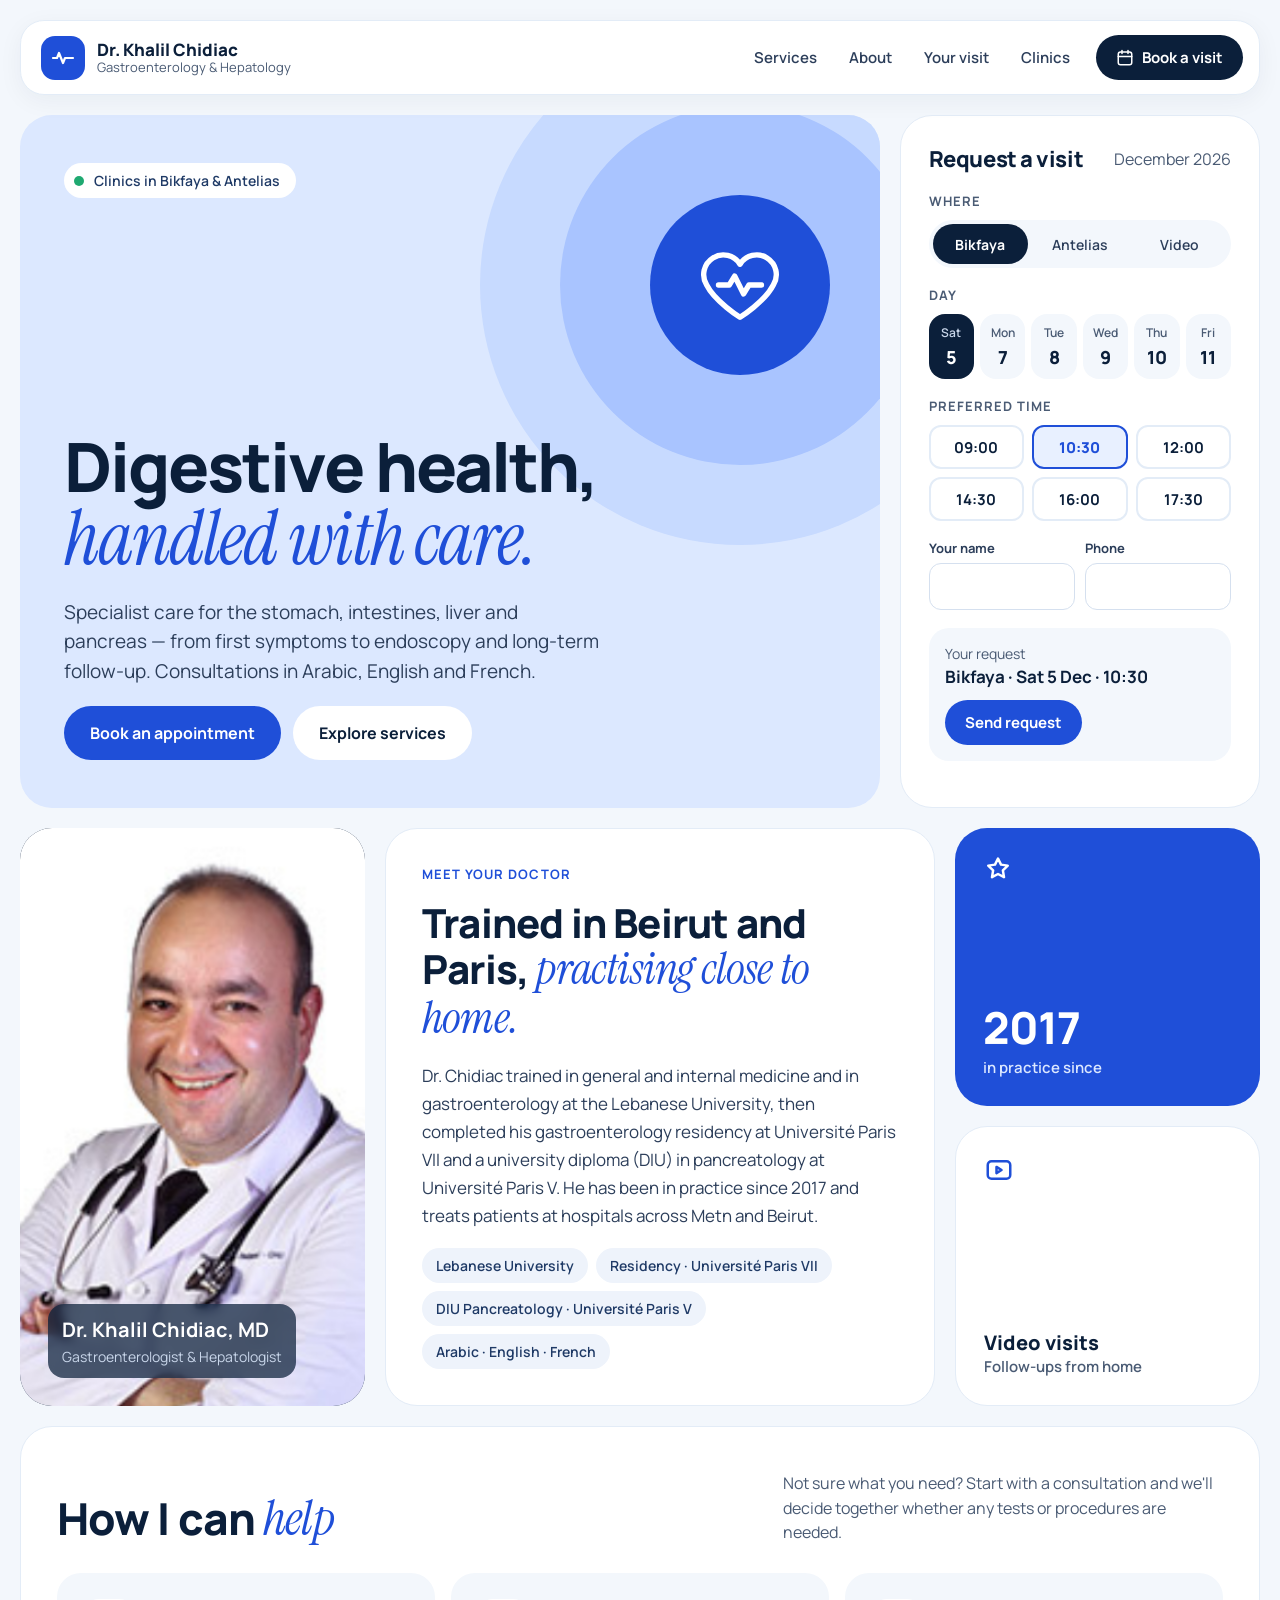
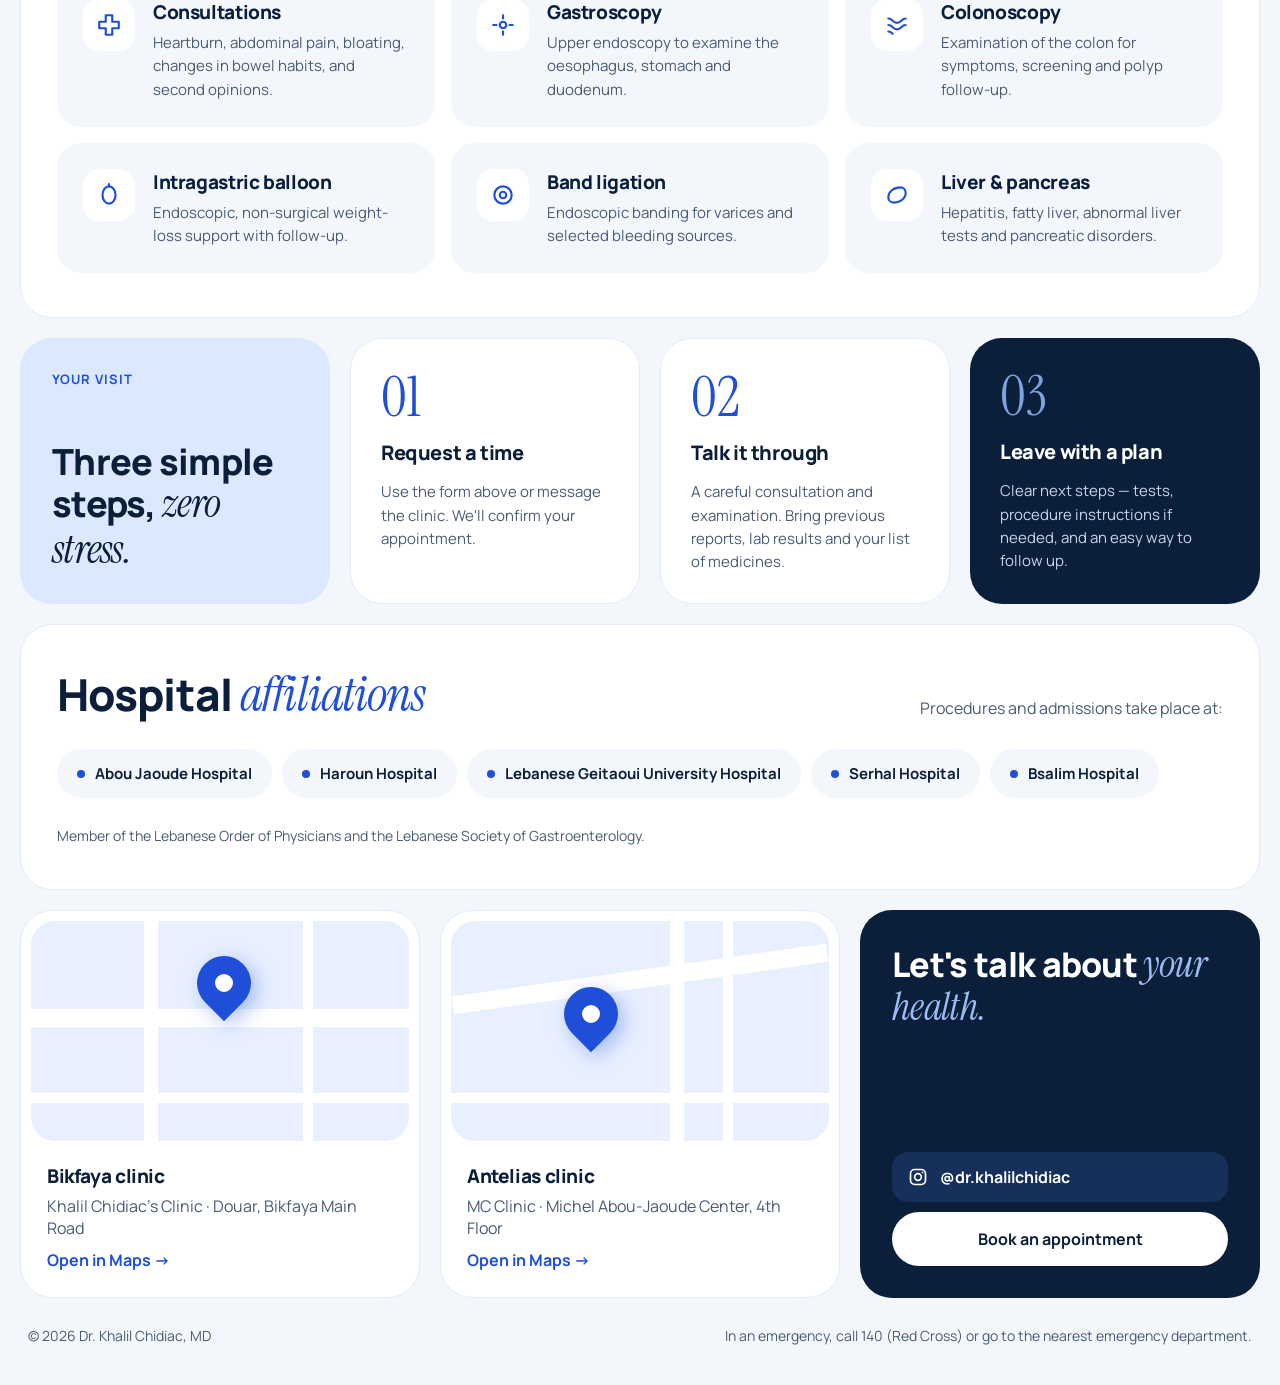
<file: index.html>
<!doctype html>
<html lang="en">
<head>
  <meta charset="utf-8">
  <meta name="viewport" content="width=device-width, initial-scale=1">
  <title>Dr. Khalil Chidiac, MD · Gastroenterologist &amp; Hepatologist · Bikfaya &amp; Antelias</title>
  <meta name="description" content="Dr. Khalil Chidiac, MD — gastroenterology and hepatology in Bikfaya and Antelias, Lebanon. Gastroscopy, colonoscopy, intragastric balloon, band ligation, liver and pancreas care.">
  <meta property="og:title" content="Dr. Khalil Chidiac, MD · Gastroenterologist">
  <meta property="og:description" content="Gastroenterology and hepatology care in Bikfaya and Antelias, Lebanon.">
  <meta name="theme-color" content="#1F4FD8">
  <link rel="icon" href="assets/img/favicon.svg" type="image/svg+xml">
  <link rel="preconnect" href="https://fonts.googleapis.com">
  <link rel="preconnect" href="https://fonts.gstatic.com" crossorigin>
  <link href="https://fonts.googleapis.com/css2?family=Manrope:wght@400;500;600;700;800&family=Instrument+Serif:ital@0;1&display=swap" rel="stylesheet">
  <link rel="stylesheet" href="assets/css/site.css">
  <script type="application/ld+json">
  {
    "@context": "https://schema.org",
    "@type": "Physician",
    "name": "Dr. Khalil Chidiac, MD",
    "medicalSpecialty": ["Gastroenterologic", "Hepatologic"],
    "knowsLanguage": ["ar", "en", "fr"],
    "address": [
      {"@type": "PostalAddress", "streetAddress": "Bikfaya Main Road, Douar", "addressLocality": "Bikfaya", "addressCountry": "LB"},
      {"@type": "PostalAddress", "streetAddress": "Michel Abou-Jaoude Center, 4th Floor", "addressLocality": "Antelias", "addressCountry": "LB"}
    ],
    "sameAs": ["https://www.instagram.com/dr.khalilchidiac/"]
  }
  </script>
</head>
<body>
<a class="skip" href="#main">Skip to content</a>

<div class="wrap">
  <header class="topbar card">
    <a href="#top" class="brand">
      <span class="brand-mark" aria-hidden="true">
        <svg width="24" height="24" viewBox="0 0 24 24" fill="none" stroke="#fff" stroke-width="2.2" stroke-linecap="round" stroke-linejoin="round"><path d="M2 12h4l2-5 4 10 2-5h8"/></svg>
      </span>
      <span class="brand-text">
        <strong>Dr. Khalil Chidiac</strong>
        <small>Gastroenterology &amp; Hepatology</small>
      </span>
    </a>
    <button class="menu-btn" type="button" aria-expanded="false" aria-controls="nav" aria-label="Open menu">
      <svg width="24" height="24" viewBox="0 0 24 24" fill="none" stroke="currentColor" stroke-width="2" stroke-linecap="round"><path d="M4 7h16M4 12h16M4 17h16"/></svg>
    </button>
    <nav id="nav" class="nav" aria-label="Main">
      <a href="#services">Services</a>
      <a href="#about">About</a>
      <a href="#visit">Your visit</a>
      <a href="#clinics">Clinics</a>
      <a href="#book" class="btn btn-dark">
        <svg width="18" height="18" viewBox="0 0 24 24" fill="none" stroke="currentColor" stroke-width="2" stroke-linecap="round" stroke-linejoin="round" aria-hidden="true"><rect x="3" y="4" width="18" height="17" rx="3"/><path d="M8 2v4M16 2v4M3 10h18"/></svg>
        Book a visit
      </a>
    </nav>
  </header>

  <main id="main">
    <section id="top" class="row">
      <div class="hero card-blue">
        <div class="orb orb-1" aria-hidden="true"></div>
        <div class="orb orb-2" aria-hidden="true"></div>
        <div class="orb orb-3" aria-hidden="true">
          <svg width="86" height="86" viewBox="0 0 24 24" fill="none" stroke="#fff" stroke-width="1.5" stroke-linecap="round" stroke-linejoin="round"><path d="M12 21s-7-4.4-9.3-9A5.2 5.2 0 0 1 12 6.2 5.2 5.2 0 0 1 21.3 12C19 16.6 12 21 12 21z"/><path d="M6 12h3l1.5-2.5 2.5 5 1.5-2.5H18"/></svg>
        </div>
        <span class="pill-badge"><span class="dot"></span>Clinics in Bikfaya &amp; Antelias</span>
        <div class="hero-copy">
          <h1>Digestive health,<br><em>handled with care.</em></h1>
          <p>Specialist care for the stomach, intestines, liver and pancreas — from first symptoms to endoscopy and long-term follow-up. Consultations in Arabic, English and French.</p>
          <div class="actions">
            <a href="#book" class="btn btn-blue btn-lg">Book an appointment</a>
            <a href="#services" class="btn btn-white btn-lg">Explore services</a>
          </div>
        </div>
      </div>

      <form id="book" class="card booking" novalidate>
        <div class="booking-head">
          <h2>Request a visit</h2>
          <span id="month-label" class="muted"></span>
        </div>

        <fieldset class="seg" aria-label="Choose a location">
          <legend class="label">Where</legend>
          <div class="seg-row" id="loc-row"></div>
        </fieldset>

        <fieldset>
          <legend class="label">Day</legend>
          <div class="days" id="days" role="group" aria-label="Choose a day"></div>
        </fieldset>

        <fieldset>
          <legend class="label">Preferred time</legend>
          <div class="slots" id="slots" role="group" aria-label="Choose a time"></div>
        </fieldset>

        <div class="fields">
          <label>Your name<input id="b-name" type="text" autocomplete="name" required></label>
          <label>Phone<input id="b-phone" type="tel" autocomplete="tel" required></label>
        </div>

        <div class="summary">
          <div>
            <span class="muted small">Your request</span>
            <strong id="summary"></strong>
          </div>
          <button type="submit" class="btn btn-blue">Send request</button>
        </div>
        <p id="book-msg" class="small muted" role="status"></p>
      </form>
    </section>

    <section id="about" class="row">
      <div class="portrait card-navy">
        <img src="assets/img/doctor.jpg" alt="Dr. Khalil Chidiac" onerror="this.remove()">
        <div class="portrait-fallback" aria-hidden="true">KC</div>
        <div class="portrait-cap">
          <strong>Dr. Khalil Chidiac, MD</strong>
          <span>Gastroenterologist &amp; Hepatologist</span>
        </div>
      </div>

      <div class="card about">
        <span class="eyebrow">Meet your doctor</span>
        <h2>Trained in Beirut and Paris, <em>practising close to home.</em></h2>
        <p>Dr. Chidiac trained in general and internal medicine and in gastroenterology at the Lebanese University, then completed his gastroenterology residency at Université Paris VII and a university diploma (DIU) in pancreatology at Université Paris V. He has been in practice since 2017 and treats patients at hospitals across Metn and Beirut.</p>
        <div class="chips">
          <span>Lebanese University</span>
          <span>Residency · Université Paris VII</span>
          <span>DIU Pancreatology · Université Paris V</span>
          <span>Arabic · English · French</span>
        </div>
      </div>

      <div class="stack">
        <div class="card-blue-solid stat">
          <svg width="30" height="30" viewBox="0 0 24 24" fill="none" stroke="#fff" stroke-width="2" stroke-linecap="round" stroke-linejoin="round" aria-hidden="true"><path d="M12 2l2.4 4.9 5.4.8-3.9 3.8.9 5.4L12 14.4l-4.8 2.5.9-5.4-3.9-3.8 5.4-.8z"/></svg>
          <div><div class="big">2017</div><div class="sub">in practice since</div></div>
        </div>
        <div class="card stat">
          <svg width="30" height="30" viewBox="0 0 24 24" fill="none" stroke="#1F4FD8" stroke-width="2" stroke-linecap="round" stroke-linejoin="round" aria-hidden="true"><rect x="3" y="5" width="18" height="14" rx="3"/><path d="M10 9.5l4 2.5-4 2.5z"/></svg>
          <div><div class="mid">Video visits</div><div class="sub dark">Follow-ups from home</div></div>
        </div>
      </div>
    </section>

    <section id="services" class="card section">
      <div class="section-head">
        <h2>How I can <em>help</em></h2>
        <p class="muted">Not sure what you need? Start with a consultation and we'll decide together whether any tests or procedures are needed.</p>
      </div>
      <div class="grid-services">
        <article class="svc"><span class="svc-ic"><svg viewBox="0 0 24 24"><path d="M9 3h6v6h6v6h-6v6H9v-6H3V9h6z"/></svg></span><div><h3>Consultations</h3><p>Heartburn, abdominal pain, bloating, changes in bowel habits, and second opinions.</p></div></article>
        <article class="svc"><span class="svc-ic"><svg viewBox="0 0 24 24"><circle cx="12" cy="12" r="3"/><path d="M12 3v3M12 18v3M3 12h3M18 12h3"/></svg></span><div><h3>Gastroscopy</h3><p>Upper endoscopy to examine the oesophagus, stomach and duodenum.</p></div></article>
        <article class="svc"><span class="svc-ic"><svg viewBox="0 0 24 24"><path d="M4 6c4 0 4 4 8 4s4-4 8-4M4 12c4 0 4 4 8 4s4-4 8-4M4 18c2 0 3 1 4 2"/></svg></span><div><h3>Colonoscopy</h3><p>Examination of the colon for symptoms, screening and polyp follow-up.</p></div></article>
        <article class="svc"><span class="svc-ic"><svg viewBox="0 0 24 24"><ellipse cx="12" cy="12" rx="6" ry="8"/><path d="M12 4v-2"/></svg></span><div><h3>Intragastric balloon</h3><p>Endoscopic, non-surgical weight-loss support with follow-up.</p></div></article>
        <article class="svc"><span class="svc-ic"><svg viewBox="0 0 24 24"><circle cx="12" cy="12" r="8"/><circle cx="12" cy="12" r="3"/></svg></span><div><h3>Band ligation</h3><p>Endoscopic banding for varices and selected bleeding sources.</p></div></article>
        <article class="svc"><span class="svc-ic"><svg viewBox="0 0 24 24"><path d="M4 14c0-5 5-9 11-9 3 0 5 2 5 5 0 6-6 9-11 9-3 0-5-2-5-5z"/></svg></span><div><h3>Liver &amp; pancreas</h3><p>Hepatitis, fatty liver, abnormal liver tests and pancreatic disorders.</p></div></article>
      </div>
    </section>

    <section id="visit" class="row">
      <div class="card-blue steps-intro">
        <span class="eyebrow">Your visit</span>
        <h2>Three simple steps, <em>zero stress.</em></h2>
      </div>
      <div class="card step"><span class="num">01</span><h3>Request a time</h3><p>Use the form above or message the clinic. We'll confirm your appointment.</p></div>
      <div class="card step"><span class="num">02</span><h3>Talk it through</h3><p>A careful consultation and examination. Bring previous reports, lab results and your list of medicines.</p></div>
      <div class="card-navy step"><span class="num light">03</span><h3>Leave with a plan</h3><p>Clear next steps — tests, procedure instructions if needed, and an easy way to follow up.</p></div>
    </section>

    <section class="card section">
      <div class="section-head">
        <h2>Hospital <em>affiliations</em></h2>
        <p class="muted">Procedures and admissions take place at:</p>
      </div>
      <ul class="hospitals">
        <li>Abou Jaoude Hospital</li>
        <li>Haroun Hospital</li>
        <li>Lebanese Geitaoui University Hospital</li>
        <li>Serhal Hospital</li>
        <li>Bsalim Hospital</li>
      </ul>
      <p class="small muted">Member of the Lebanese Order of Physicians and the Lebanese Society of Gastroenterology.</p>
    </section>

    <section id="clinics" class="row">
      <div class="card clinic">
        <div class="map" aria-hidden="true"><i class="r1"></i><i class="r2"></i><i class="r3"></i><i class="r4"></i><span class="pin"><b></b></span></div>
        <div class="clinic-body">
          <h3>Bikfaya clinic</h3>
          <p class="muted">Khalil Chidiac's Clinic · Douar, Bikfaya Main Road</p>
          <a class="link" href="https://www.google.com/maps/search/?api=1&query=Douar%20Bikfaya%20Main%20Road%20Lebanon" target="_blank" rel="noopener">Open in Maps →</a>
        </div>
      </div>
      <div class="card clinic">
        <div class="map alt" aria-hidden="true"><i class="r1"></i><i class="r2"></i><i class="r3"></i><i class="r4"></i><span class="pin"><b></b></span></div>
        <div class="clinic-body">
          <h3>Antelias clinic</h3>
          <p class="muted">MC Clinic · Michel Abou-Jaoude Center, 4th Floor</p>
          <a class="link" href="https://www.google.com/maps/search/?api=1&query=Michel%20Abou%20Jaoude%20Center%20Antelias" target="_blank" rel="noopener">Open in Maps →</a>
        </div>
      </div>
      <div class="card-navy contact">
        <h2>Let's talk about <em>your health.</em></h2>
        <div class="contact-links">
          <a id="c-phone" class="contact-link" href="#"><svg viewBox="0 0 24 24"><path d="M5 4h4l2 5-2.5 1.5a11 11 0 0 0 5 5L15 13l5 2v4a2 2 0 0 1-2 2A16 16 0 0 1 3 6a2 2 0 0 1 2-2"/></svg><span></span></a>
          <a class="contact-link" href="https://www.instagram.com/dr.khalilchidiac/" target="_blank" rel="noopener"><svg viewBox="0 0 24 24"><rect x="3" y="3" width="18" height="18" rx="5"/><circle cx="12" cy="12" r="4"/><path d="M17.5 6.5v.01"/></svg><span>@dr.khalilchidiac</span></a>
          <a href="#book" class="btn btn-white btn-lg block">Book an appointment</a>
        </div>
      </div>
    </section>
  </main>

  <footer class="footer">
    <span>© <span id="year"></span> Dr. Khalil Chidiac, MD</span>
    <span>In an emergency, call 140 (Red Cross) or go to the nearest emergency department.</span>
  </footer>
</div>

<script src="assets/js/site.js"></script>
</body>
</html>
</file>
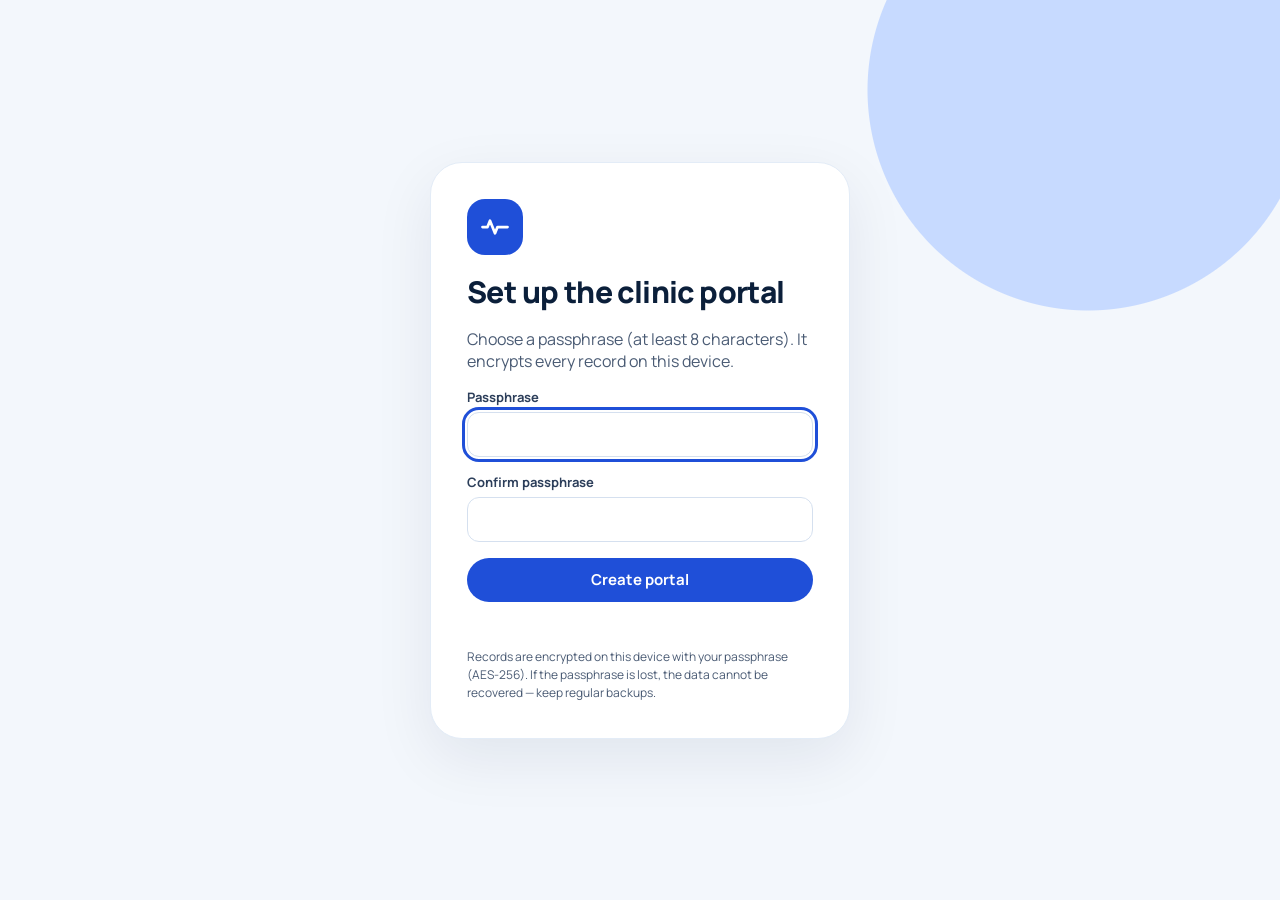
<file: portal/index.html>
<!doctype html>
<html lang="en">
<head>
  <meta charset="utf-8">
  <meta name="viewport" content="width=device-width, initial-scale=1">
  <meta name="robots" content="noindex, nofollow">
  <title>Clinic portal · Dr. Khalil Chidiac</title>
  <link rel="icon" href="../assets/img/favicon.svg" type="image/svg+xml">
  <link rel="preconnect" href="https://fonts.googleapis.com">
  <link rel="preconnect" href="https://fonts.gstatic.com" crossorigin>
  <link href="https://fonts.googleapis.com/css2?family=Manrope:wght@400;500;600;700;800&family=Instrument+Serif:ital@0;1&display=swap" rel="stylesheet">
  <link rel="stylesheet" href="portal.css">
</head>
<body>
  <!-- Lock screen -->
  <section id="lock" class="lock" hidden>
    <form id="lock-form" class="lock-card" autocomplete="off">
      <span class="brand-mark big" aria-hidden="true">
        <svg width="30" height="30" viewBox="0 0 24 24" fill="none" stroke="#fff" stroke-width="2.2" stroke-linecap="round" stroke-linejoin="round"><path d="M2 12h4l2-5 4 10 2-5h8"/></svg>
      </span>
      <h1 id="lock-title">Clinic portal</h1>
      <p id="lock-sub" class="muted"></p>
      <label class="fld">Passphrase
        <input id="lock-pass" type="password" required minlength="8" autocomplete="current-password">
      </label>
      <label class="fld" id="lock-confirm-wrap" hidden>Confirm passphrase
        <input id="lock-confirm" type="password" minlength="8" autocomplete="new-password">
      </label>
      <button class="btn btn-blue block" type="submit" id="lock-btn">Unlock</button>
      <p id="lock-err" class="err" role="alert"></p>
      <p class="tiny muted">Records are encrypted on this device with your passphrase (AES-256). If the passphrase is lost, the data cannot be recovered — keep regular backups.</p>
    </form>
  </section>

  <!-- App -->
  <div id="app" class="shell" hidden>
    <aside class="side">
      <div class="side-brand">
        <span class="brand-mark" aria-hidden="true">
          <svg width="22" height="22" viewBox="0 0 24 24" fill="none" stroke="#fff" stroke-width="2.2" stroke-linecap="round" stroke-linejoin="round"><path d="M2 12h4l2-5 4 10 2-5h8"/></svg>
        </span>
        <span>Clinic portal</span>
      </div>
      <nav class="side-nav" aria-label="Portal">
        <a href="#/" data-nav="dash"><svg viewBox="0 0 24 24"><rect x="3" y="3" width="7" height="7" rx="2"/><rect x="14" y="3" width="7" height="7" rx="2"/><rect x="3" y="14" width="7" height="7" rx="2"/><rect x="14" y="14" width="7" height="7" rx="2"/></svg>Dashboard</a>
        <a href="#/patients" data-nav="patients"><svg viewBox="0 0 24 24"><circle cx="9" cy="8" r="4"/><path d="M2 21c1-4 4-6 7-6s6 2 7 6M16 4a4 4 0 0 1 0 8M22 21c-.5-2.5-2-4.3-4-5.2"/></svg>Patients</a>
        <a href="#/appointments" data-nav="appointments"><svg viewBox="0 0 24 24"><rect x="3" y="4" width="18" height="17" rx="3"/><path d="M8 2v4M16 2v4M3 10h18"/></svg>Appointments</a>
        <a href="#/settings" data-nav="settings"><svg viewBox="0 0 24 24"><circle cx="12" cy="12" r="3"/><path d="M19.4 15a1.7 1.7 0 0 0 .3 1.8l.1.1a2 2 0 1 1-2.8 2.8l-.1-.1a1.7 1.7 0 0 0-1.8-.3 1.7 1.7 0 0 0-1 1.5V21a2 2 0 1 1-4 0v-.1a1.7 1.7 0 0 0-1.1-1.5 1.7 1.7 0 0 0-1.8.3l-.1.1a2 2 0 1 1-2.8-2.8l.1-.1a1.7 1.7 0 0 0 .3-1.8 1.7 1.7 0 0 0-1.5-1H3a2 2 0 1 1 0-4h.1a1.7 1.7 0 0 0 1.5-1.1 1.7 1.7 0 0 0-.3-1.8l-.1-.1a2 2 0 1 1 2.8-2.8l.1.1a1.7 1.7 0 0 0 1.8.3H9a1.7 1.7 0 0 0 1-1.5V3a2 2 0 1 1 4 0v.1a1.7 1.7 0 0 0 1 1.5 1.7 1.7 0 0 0 1.8-.3l.1-.1a2 2 0 1 1 2.8 2.8l-.1.1a1.7 1.7 0 0 0-.3 1.8V9a1.7 1.7 0 0 0 1.5 1H21a2 2 0 1 1 0 4h-.1a1.7 1.7 0 0 0-1.5 1z"/></svg>Backup &amp; settings</a>
      </nav>
      <div class="side-foot">
        <div class="me">
          <span class="avatar light">KC</span>
          <span><strong>Dr. Khalil Chidiac</strong><small>Gastroenterology</small></span>
        </div>
        <button type="button" class="btn btn-ghost-light block" id="lock-now">
          <svg viewBox="0 0 24 24" width="18" height="18" fill="none" stroke="currentColor" stroke-width="2" stroke-linecap="round"><rect x="4" y="11" width="16" height="10" rx="2"/><path d="M8 11V7a4 4 0 0 1 8 0v4"/></svg>Lock</button>
      </div>
    </aside>
    <main id="view" class="main" tabindex="-1"></main>
  </div>

  <dialog id="modal" class="modal">
    <form method="dialog" id="modal-form">
      <div class="modal-head">
        <h2 id="modal-title"></h2>
        <button type="button" class="icon-btn" id="modal-x" aria-label="Close">
          <svg viewBox="0 0 24 24" width="20" height="20" fill="none" stroke="currentColor" stroke-width="2" stroke-linecap="round"><path d="M6 6l12 12M18 6L6 18"/></svg>
        </button>
      </div>
      <div id="modal-body" class="modal-body"></div>
      <div class="modal-foot">
        <button type="button" class="btn btn-danger" id="modal-del" hidden>Delete</button>
        <span class="grow"></span>
        <button type="button" class="btn btn-soft" id="modal-cancel">Cancel</button>
        <button type="submit" class="btn btn-blue" id="modal-ok">Save</button>
      </div>
    </form>
  </dialog>

  <div id="toast" class="toast" role="status" aria-live="polite"></div>

  <script src="app.js"></script>
</body>
</html>
</file>
<file: assets/css/site.css>
:root{
  --bg:#F3F7FC; --white:#fff; --ink:#0B1F3A; --ink-2:#2C3E5A; --muted:#4A5B74;
  --line:#E3ECF7; --blue:#1F4FD8; --blue-dark:#163BA6; --blue-50:#EEF3FB;
  --blue-100:#DCE8FF; --blue-200:#C7DAFF; --blue-300:#A9C4FF; --navy-2:#17305A;
  --sky:#9DBBF2; --green:#1FA971;
  --r-xl:32px; --r-lg:24px; --r-md:16px;
  --serif:'Instrument Serif', Georgia, serif;
}
*{box-sizing:border-box}
html{scroll-behavior:smooth}
body{margin:0;background:var(--bg);color:var(--ink);font-family:'Manrope',system-ui,sans-serif;-webkit-font-smoothing:antialiased}
a{color:var(--blue)} a:hover{color:var(--blue-dark)}
h1,h2,h3{margin:0;letter-spacing:-.02em}
p{margin:0}
em{font-family:var(--serif);font-style:italic;font-weight:400;color:var(--blue)}
img{max-width:100%;display:block}
button,input{font:inherit}
:focus-visible{outline:3px solid var(--blue);outline-offset:3px;border-radius:8px}
.skip{position:absolute;left:-999px;top:8px;background:var(--ink);color:#fff;padding:10px 14px;border-radius:10px;z-index:10}
.skip:focus{left:8px}

.wrap{max-width:1280px;margin:0 auto;padding:20px 20px 40px;display:flex;flex-direction:column;gap:20px}
main{display:flex;flex-direction:column;gap:20px}
.row{display:flex;flex-wrap:wrap;gap:20px}
.card{background:var(--white);border:1px solid var(--line);border-radius:var(--r-xl)}
.card-blue{background:var(--blue-100);border-radius:var(--r-xl)}
.card-blue-solid{background:var(--blue);color:#fff;border-radius:var(--r-xl)}
.card-navy{background:var(--ink);color:#fff;border-radius:var(--r-xl)}
.muted{color:var(--muted)} .small{font-size:14px}
.eyebrow{font-size:13px;font-weight:700;letter-spacing:.08em;text-transform:uppercase;color:var(--blue)}
.label{font-size:13px;font-weight:700;letter-spacing:.08em;text-transform:uppercase;color:var(--muted);padding:0;margin-bottom:10px}
fieldset{border:0;margin:0;padding:0;min-width:0}

/* buttons */
.btn{display:inline-flex;align-items:center;justify-content:center;gap:8px;min-height:44px;padding:12px 20px;border-radius:999px;border:0;cursor:pointer;text-decoration:none;font-weight:700;font-size:15px;transition:transform .15s ease, background .15s}
.btn:hover{transform:translateY(-1px)}
.btn-lg{padding:16px 26px;font-size:16px}
.btn-blue{background:var(--blue);color:#fff}.btn-blue:hover{background:var(--blue-dark);color:#fff}
.btn-dark{background:var(--ink);color:#fff}.btn-dark:hover{color:#fff;background:#14305a}
.btn-white{background:#fff;color:var(--ink)}.btn-white:hover{color:var(--ink)}
.block{width:100%}

/* header */
.topbar{display:flex;flex-wrap:wrap;align-items:center;justify-content:space-between;gap:12px;padding:14px 16px 14px 20px;border-radius:24px;position:sticky;top:12px;z-index:5;box-shadow:0 6px 24px rgba(11,31,58,.05)}
.brand{display:flex;align-items:center;gap:12px;text-decoration:none;color:var(--ink)}
.brand-mark{width:44px;height:44px;border-radius:14px;background:var(--blue);display:flex;align-items:center;justify-content:center}
.brand-text{display:flex;flex-direction:column;line-height:1.2}
.brand-text strong{font-size:17px;font-weight:800}
.brand-text small{font-size:13px;color:var(--muted)}
.nav{display:flex;flex-wrap:wrap;align-items:center;gap:4px}
.nav a:not(.btn){padding:12px 14px;border-radius:12px;text-decoration:none;color:var(--ink-2);font-weight:600;font-size:15px}
.nav a:not(.btn):hover{background:var(--blue-50)}
.nav .btn{margin-left:8px}
.menu-btn{display:none;background:var(--blue-50);border:0;border-radius:12px;width:44px;height:44px;align-items:center;justify-content:center;color:var(--ink);cursor:pointer}

/* hero */
.hero{flex:999 1 560px;min-width:0;position:relative;overflow:hidden;padding:48px 44px;min-height:520px;display:flex;flex-direction:column;justify-content:space-between;gap:32px}
.orb{position:absolute;border-radius:50%}
.orb-1{right:-120px;top:-90px;width:520px;height:520px;background:var(--blue-200)}
.orb-2{right:-40px;top:-10px;width:360px;height:360px;background:var(--blue-300)}
.orb-3{right:50px;top:80px;width:180px;height:180px;background:var(--blue);display:flex;align-items:center;justify-content:center;animation:beat 2.4s ease-in-out infinite}
@keyframes beat{0%,100%{transform:scale(1)}12%{transform:scale(1.06)}24%{transform:scale(1)}36%{transform:scale(1.04)}}
@media (prefers-reduced-motion:reduce){.orb-3{animation:none}html{scroll-behavior:auto}}
.pill-badge{position:relative;display:flex;align-items:center;gap:10px;align-self:flex-start;background:#fff;border-radius:999px;padding:8px 16px 8px 10px;font-weight:600;font-size:14px;color:#1F3A66}
.dot{width:10px;height:10px;border-radius:50%;background:var(--green)}
.hero-copy{position:relative;max-width:640px;display:flex;flex-direction:column;gap:20px}
.hero h1{font-size:clamp(42px,6vw,68px);line-height:1.02;letter-spacing:-.03em;font-weight:800}
.hero h1 em{font-size:1.1em}
.hero p{font-size:19px;line-height:1.55;color:var(--ink-2);max-width:540px}
.actions{display:flex;flex-wrap:wrap;gap:12px}

/* booking */
.booking{flex:1 1 360px;min-width:0;padding:28px;display:flex;flex-direction:column;gap:18px}
.booking-head{display:flex;align-items:center;justify-content:space-between}
.booking h2{font-size:22px;font-weight:800}
.seg-row{display:flex;gap:4px;background:var(--bg);border-radius:999px;padding:4px}
.seg-row button{flex:1;border:0;min-height:40px;border-radius:999px;background:transparent;color:var(--ink-2);font-weight:600;font-size:14px;cursor:pointer}
.seg-row button[aria-pressed="true"]{background:var(--ink);color:#fff;font-weight:700}
.days{display:grid;grid-template-columns:repeat(6,minmax(0,1fr));gap:6px}
.days button{border:0;cursor:pointer;border-radius:16px;padding:10px 0;min-height:64px;background:var(--bg);color:var(--ink);display:flex;flex-direction:column;align-items:center;gap:4px}
.days button span{font-size:12px;font-weight:600;color:var(--muted)}
.days button strong{font-size:18px;font-weight:800}
.days button[aria-pressed="true"]{background:var(--ink);color:#fff}
.days button[aria-pressed="true"] span{color:#C9D6EA}
.slots{display:grid;grid-template-columns:repeat(3,minmax(0,1fr));gap:8px}
.slots button{cursor:pointer;border-radius:12px;min-height:44px;border:2px solid var(--line);background:#fff;color:var(--ink);font-weight:700;font-size:15px}
.slots button[aria-pressed="true"]{border-color:var(--blue);background:#E8F0FF;color:var(--blue);font-weight:800}
.fields{display:grid;grid-template-columns:repeat(2,minmax(0,1fr));gap:10px}
.fields label{display:flex;flex-direction:column;gap:6px;font-size:13px;font-weight:700;color:var(--ink-2)}
.fields input{border:1px solid #D5E0EF;border-radius:12px;padding:12px;font-size:15px;color:var(--ink);min-height:44px;background:#fff}
.summary{margin-top:auto;background:var(--bg);border-radius:20px;padding:16px;display:flex;align-items:center;justify-content:space-between;gap:12px;flex-wrap:wrap}
.summary>div{display:flex;flex-direction:column;gap:2px}
.summary strong{font-size:17px}

/* about */
.portrait{flex:1 1 300px;min-width:0;min-height:360px;position:relative;overflow:hidden;display:flex;flex-direction:column;justify-content:flex-end;padding:28px}
.portrait img{position:absolute;inset:0;width:100%;height:100%;object-fit:cover}
.portrait img+.portrait-fallback{display:none}
.portrait-fallback{position:absolute;left:50%;top:44%;transform:translate(-50%,-50%);width:180px;height:180px;border-radius:50%;border:2px dashed #3B5C8F;display:flex;align-items:center;justify-content:center;font-family:var(--serif);font-size:72px;color:var(--sky)}
.portrait-cap{position:relative;display:flex;flex-direction:column;gap:4px;background:rgba(11,31,58,.72);backdrop-filter:blur(6px);border-radius:16px;padding:12px 14px;align-self:flex-start}
.portrait-cap strong{font-size:20px}
.portrait-cap span{color:#C9D6EA;font-size:14px}
.about{flex:2 1 460px;min-width:0;padding:36px;display:flex;flex-direction:column;gap:18px}
.about h2{font-size:clamp(30px,3.4vw,40px);line-height:1.1;font-weight:800}
.about h2 em{font-size:1.12em}
.about p{font-size:17px;line-height:1.65;color:var(--ink-2)}
.chips{display:flex;flex-wrap:wrap;gap:8px}
.chips span{padding:8px 14px;border-radius:999px;background:var(--blue-50);font-size:14px;font-weight:600;color:#1F3A66}
.stack{flex:1 1 260px;min-width:0;display:flex;flex-direction:column;gap:20px}
.stat{flex:1;padding:28px;display:flex;flex-direction:column;justify-content:space-between;gap:12px}
.big{font-size:44px;font-weight:800;letter-spacing:-.02em}
.mid{font-size:20px;font-weight:800}
.sub{font-size:15px;font-weight:600;color:var(--blue-100)}
.sub.dark{color:var(--muted)}

/* sections */
.section{padding:44px 36px;display:flex;flex-direction:column;gap:28px}
.section-head{display:flex;flex-wrap:wrap;align-items:flex-end;justify-content:space-between;gap:16px}
.section-head h2{font-size:clamp(32px,3.6vw,44px);line-height:1.05;font-weight:800}
.section-head h2 em{font-size:1.12em}
.section-head p{max-width:440px;font-size:16px;line-height:1.55}
.grid-services{display:grid;grid-template-columns:repeat(auto-fill,minmax(320px,1fr));gap:16px}
.svc{background:var(--bg);border-radius:var(--r-lg);padding:26px;display:flex;gap:18px;align-items:flex-start;transition:transform .2s, box-shadow .2s}
.svc:hover{transform:translateY(-4px);box-shadow:0 12px 30px rgba(31,79,216,.10)}
.svc-ic{flex:none;width:52px;height:52px;border-radius:16px;background:#fff;display:flex;align-items:center;justify-content:center}
.svc-ic svg,.contact-link svg{width:26px;height:26px;fill:none;stroke:var(--blue);stroke-width:2;stroke-linecap:round;stroke-linejoin:round}
.svc h3{font-size:19px;font-weight:800;margin-bottom:6px}
.svc p{font-size:15px;line-height:1.55;color:var(--muted)}

.steps-intro{flex:1 1 280px;min-width:0;padding:32px;display:flex;flex-direction:column;justify-content:space-between;gap:20px}
.steps-intro h2{font-size:36px;line-height:1.1;font-weight:800}
.steps-intro h2 em{color:var(--ink);font-size:1.15em}
.step{flex:1 1 260px;min-width:0;padding:30px;display:flex;flex-direction:column;gap:14px}
.step .num{font-family:var(--serif);font-size:56px;line-height:1;color:var(--blue)}
.step .num.light{color:#7FA2E0}
.step h3{font-size:20px;font-weight:800}
.step p{font-size:15px;line-height:1.55;color:var(--muted)}
.card-navy.step p{color:#C9D6EA}

.hospitals{list-style:none;margin:0;padding:0;display:flex;flex-wrap:wrap;gap:10px}
.hospitals li{padding:14px 20px;border-radius:999px;background:var(--bg);font-weight:700;font-size:15px;display:flex;align-items:center;gap:10px}
.hospitals li::before{content:"";width:8px;height:8px;border-radius:50%;background:var(--blue)}

/* clinics */
.clinic{flex:1 1 320px;min-width:0;padding:10px;display:flex;flex-direction:column;gap:10px}
.map{height:220px;border-radius:24px;background:#E8F0FF;position:relative;overflow:hidden}
.map i{position:absolute;background:#fff}
.map .r1{left:0;right:0;top:40%;height:18px}
.map .r2{top:0;bottom:0;left:30%;width:14px}
.map .r3{top:0;bottom:0;left:72%;width:10px}
.map .r4{left:0;right:0;top:78%;height:10px}
.map.alt .r1{top:22%;transform:rotate(-8deg)}
.map.alt .r2{left:58%}
.pin{position:absolute;left:44%;top:16%;width:54px;height:54px;border-radius:50% 50% 50% 0;transform:rotate(-45deg);background:var(--blue);display:flex;align-items:center;justify-content:center;box-shadow:0 8px 20px rgba(31,79,216,.35)}
.pin b{width:18px;height:18px;border-radius:50%;background:#fff}
.map.alt .pin{left:30%;top:30%}
.clinic-body{padding:12px 16px 16px;display:flex;flex-direction:column;gap:6px}
.clinic-body h3{font-size:19px;font-weight:800}
.link{font-weight:700;text-decoration:none;margin-top:4px}
.contact{flex:1 1 320px;min-width:0;padding:32px;display:flex;flex-direction:column;justify-content:space-between;gap:24px}
.contact h2{font-size:34px;line-height:1.1;font-weight:800}
.contact h2 em{color:var(--sky);font-size:1.15em}
.contact-links{display:flex;flex-direction:column;gap:10px}
.contact-link{display:flex;align-items:center;gap:12px;padding:14px 16px;border-radius:16px;background:var(--navy-2);color:#fff;text-decoration:none;font-weight:700;font-size:16px}
.contact-link:hover{color:#fff;background:#1d3b6c}
.contact-link svg{width:20px;height:20px;stroke:#fff}

.footer{display:flex;flex-wrap:wrap;justify-content:space-between;gap:12px;padding:8px 8px 0;font-size:14px;color:var(--muted)}

/* reveal on scroll */
.reveal{opacity:0;transform:translateY(16px);transition:opacity .6s ease, transform .6s ease}
.reveal.in{opacity:1;transform:none}
@media (prefers-reduced-motion:reduce){.reveal{opacity:1;transform:none;transition:none}}

@media (max-width:820px){
  .menu-btn{display:flex}
  .nav{display:none;width:100%;flex-direction:column;align-items:stretch}
  .nav.open{display:flex}
  .nav .btn{margin:8px 0 0}
  .hero{padding:32px 24px;min-height:0}
  .orb-1{width:340px;height:340px;right:-140px;top:-120px}
  .orb-2{width:220px;height:220px;right:-80px;top:-60px}
  .orb-3{width:110px;height:110px;right:16px;top:16px}
  .orb-3 svg{width:52px;height:52px}
  .hero .pill-badge{margin-top:96px}
  .section{padding:32px 20px}
  .about{padding:28px 22px}
  .fields{grid-template-columns:1fr}
  .grid-services{grid-template-columns:1fr}
}
</file>
<file: portal/portal.css>
:root{
  --bg:#F3F7FC; --ink:#0B1F3A; --ink-2:#2C3E5A; --muted:#4A5B74; --line:#E3ECF7; --line-2:#EDF2FA;
  --blue:#1F4FD8; --blue-dark:#163BA6; --blue-50:#EEF3FB; --blue-100:#DCE8FF; --soft:#F7FAFE;
  --navy-2:#17305A; --pale:#C9D6EA;
  --ok-bg:#E3F6EC; --ok:#0E6B45; --warn-bg:#FFF1D6; --warn:#7A4B00; --bad-bg:#FDECEA; --bad:#B42318;
  --serif:'Instrument Serif', Georgia, serif;
}
*{box-sizing:border-box}
body{margin:0;background:var(--bg);color:var(--ink);font-family:'Manrope',system-ui,sans-serif;-webkit-font-smoothing:antialiased}
a{color:var(--blue)}a:hover{color:var(--blue-dark)}
h1,h2,h3{margin:0;letter-spacing:-.02em}
p{margin:0}
em{font-family:var(--serif);font-style:italic;font-weight:400;color:var(--blue)}
button,input,select,textarea{font:inherit;color:inherit}
:focus-visible{outline:3px solid var(--blue);outline-offset:2px;border-radius:8px}
[hidden]{display:none!important}
.muted{color:var(--muted)} .tiny{font-size:12px;line-height:1.5} .small{font-size:14px}
.grow{flex:1}
.err{color:var(--bad);font-weight:700;font-size:14px;min-height:1em}

/* buttons */
.btn{display:inline-flex;align-items:center;justify-content:center;gap:8px;min-height:44px;padding:0 18px;border-radius:999px;border:0;cursor:pointer;text-decoration:none;font-weight:700;font-size:15px;white-space:nowrap}
.btn svg{flex:none}
.btn-blue{background:var(--blue);color:#fff}.btn-blue:hover{background:var(--blue-dark);color:#fff}
.btn-dark{background:var(--ink);color:#fff}.btn-dark:hover{color:#fff;background:#14305a}
.btn-soft{background:var(--blue-50);color:var(--ink)}
.btn-white{background:#fff;color:var(--ink);border:1px solid var(--line)}
.btn-danger{background:var(--bad-bg);color:var(--bad)}
.btn-ghost-light{background:var(--navy-2);color:#fff}
.btn-sm{min-height:36px;padding:0 14px;font-size:13px}
.block{width:100%}
.icon-btn{width:44px;height:44px;border-radius:12px;border:0;background:var(--blue-50);display:flex;align-items:center;justify-content:center;cursor:pointer}

/* lock */
.lock{min-height:100vh;display:flex;align-items:center;justify-content:center;padding:20px;background:
  radial-gradient(circle at 85% 10%, #C7DAFF 0 220px, transparent 221px),
  radial-gradient(circle at 85% 10%, #A9C4FF 0 140px, transparent 141px), var(--bg)}
.lock-card{background:#fff;border:1px solid var(--line);border-radius:32px;padding:36px;width:100%;max-width:420px;display:flex;flex-direction:column;gap:16px;box-shadow:0 20px 60px rgba(11,31,58,.08)}
.lock-card h1{font-size:30px;font-weight:800}
.brand-mark{width:40px;height:40px;border-radius:12px;background:var(--blue);display:flex;align-items:center;justify-content:center;flex:none}
.brand-mark.big{width:56px;height:56px;border-radius:18px}

/* fields */
.fld{display:flex;flex-direction:column;gap:6px;font-size:13px;font-weight:700;color:var(--ink-2)}
.fld input,.fld select,.fld textarea,.input{border:1px solid #D5E0EF;border-radius:12px;padding:11px 12px;font-size:15px;min-height:44px;background:#fff;color:var(--ink);font-weight:500;width:100%}
.fld textarea{resize:vertical;min-height:88px;line-height:1.5}
.fld .hint{font-weight:500;color:var(--muted);font-size:12px}
.form-grid{display:grid;grid-template-columns:repeat(2,minmax(0,1fr));gap:14px}
.form-grid .full{grid-column:1/-1}

/* shell */
.shell{min-height:100vh;padding:16px;display:flex;flex-wrap:wrap;gap:16px;align-items:flex-start}
.side{flex:1 1 232px;max-width:100%;background:var(--ink);color:#fff;border-radius:28px;padding:20px 14px;display:flex;flex-direction:column;gap:24px;position:sticky;top:16px;min-height:calc(100vh - 32px)}
.side-brand{display:flex;align-items:center;gap:10px;padding:0 8px;font-weight:800;font-size:17px}
.side-nav{display:flex;flex-direction:column;gap:4px}
.side-nav a{display:flex;align-items:center;gap:12px;padding:12px 14px;border-radius:14px;color:var(--pale);text-decoration:none;font-weight:600;font-size:15px}
.side-nav a:hover{background:var(--navy-2);color:#fff}
.side-nav a[aria-current="page"]{background:var(--blue);color:#fff;font-weight:700}
.side-nav svg{width:20px;height:20px;fill:none;stroke:currentColor;stroke-width:2;stroke-linecap:round;stroke-linejoin:round;flex:none}
.side-foot{margin-top:auto;display:flex;flex-direction:column;gap:10px}
.me{display:flex;align-items:center;gap:10px;padding:12px;border-radius:18px;background:var(--navy-2)}
.me span:last-child{display:flex;flex-direction:column;line-height:1.25}
.me strong{font-size:14px}.me small{font-size:12px;color:var(--pale)}
.main{flex:999 1 560px;min-width:0;display:flex;flex-direction:column;gap:16px;outline:none}

/* common blocks */
.card{background:#fff;border:1px solid var(--line);border-radius:28px;padding:24px;display:flex;flex-direction:column;gap:14px;min-width:0}
.card-blue{background:var(--blue-100);border-radius:28px;padding:24px;display:flex;flex-direction:column;gap:10px;min-width:0}
.card-navy{background:var(--ink);color:#fff;border-radius:28px;padding:24px;display:flex;flex-direction:column;gap:10px;min-width:0}
.row{display:flex;flex-wrap:wrap;gap:16px;align-items:flex-start}
.row.stretch{align-items:stretch}
.col-main{flex:999 1 520px;min-width:0;display:flex;flex-direction:column;gap:16px}
.col-side{flex:1 1 320px;min-width:0;display:flex;flex-direction:column;gap:16px}
.head{display:flex;flex-wrap:wrap;align-items:center;justify-content:space-between;gap:12px;padding:8px 4px}
.head h1{font-size:34px;font-weight:800}
.head h1 em{font-size:1.15em}
.card-title{display:flex;flex-wrap:wrap;align-items:center;justify-content:space-between;gap:10px}
.card-title h2{font-size:20px;font-weight:800}
.stat{flex:1 1 200px}
.stat .lbl{font-size:14px;font-weight:700;color:var(--muted)}
.card-blue .lbl{color:#1F3A66}.card-navy .lbl{color:var(--pale)}
.stat .num{font-size:42px;font-weight:800;letter-spacing:-.02em;line-height:1}
.stat .sub{font-size:13px;font-weight:600;color:var(--muted)}
.card-navy .sub{color:var(--pale)}
.avatar{width:44px;height:44px;flex:none;border-radius:50%;background:var(--blue-100);color:#1F3A66;display:flex;align-items:center;justify-content:center;font-weight:800;font-size:15px}
.avatar.light{background:var(--blue-100);color:var(--ink)}
.avatar.xl{width:84px;height:84px;font-size:28px;background:var(--blue);color:#fff}
.list{display:flex;flex-direction:column;gap:8px}
.item{display:flex;flex-wrap:wrap;align-items:center;gap:14px;padding:12px 14px;border-radius:18px;background:var(--soft);border:1px solid var(--line-2);text-decoration:none;color:var(--ink)}
a.item:hover{border-color:#C9D9F2;color:var(--ink)}
.item .t{width:58px;font-weight:800}
.item .who{flex:1 1 180px;min-width:0;display:flex;flex-direction:column;gap:2px}
.item .who strong{font-size:15px}
.item .who span{font-size:13px;color:var(--muted)}
.empty{padding:24px;border-radius:18px;background:var(--soft);text-align:center;color:var(--muted);font-weight:600;font-size:14px}
.chip{display:inline-flex;align-items:center;gap:6px;padding:6px 12px;border-radius:999px;font-size:13px;font-weight:700;background:var(--blue-50);color:#1F3A66;white-space:nowrap}
.chip.ok{background:var(--ok-bg);color:var(--ok)}
.chip.warn{background:var(--warn-bg);color:var(--warn)}
.chip.bad{background:var(--bad-bg);color:var(--bad)}
.chip.blue{background:var(--blue);color:#fff}
.chip.white{background:#fff}
.chips{display:flex;flex-wrap:wrap;gap:6px}
select.status{border:1px solid #D5E0EF;border-radius:999px;padding:6px 10px;font-size:13px;font-weight:700;background:#fff;min-height:36px}

.seg{display:inline-flex;flex-wrap:wrap;gap:4px;background:var(--bg);border-radius:999px;padding:4px}
.seg button,.seg a{border:0;min-height:40px;padding:0 16px;border-radius:999px;background:transparent;color:var(--ink-2);font-weight:600;font-size:14px;cursor:pointer;text-decoration:none;display:inline-flex;align-items:center}
.seg [aria-pressed="true"],.seg [aria-current="page"]{background:var(--ink);color:#fff;font-weight:700}

.search{display:flex;align-items:center;gap:8px;background:#fff;border:1px solid var(--line);border-radius:999px;padding:0 16px;min-height:48px;min-width:260px}
.search input{border:0;outline:none;background:transparent;font-size:15px;flex:1;min-width:0}

/* tables */
.tbl-wrap{overflow-x:auto}
table{width:100%;border-collapse:collapse;font-size:15px}
th{text-align:left;color:var(--muted);font-size:13px;font-weight:700;padding:10px 12px;white-space:nowrap}
td{padding:12px;border-top:1px solid var(--line-2);vertical-align:top}
td.strong{font-weight:800}
tr.click{cursor:pointer}
tr.click:hover td{background:var(--soft)}

/* patient header */
.p-head{background:var(--blue-100);border-radius:28px;padding:28px;display:flex;flex-wrap:wrap;gap:20px;align-items:center;justify-content:space-between}
.p-id{display:flex;align-items:center;gap:18px;flex-wrap:wrap}
.p-id h1{font-size:34px;font-weight:800}
.p-id .meta{font-size:15px;color:var(--ink-2);font-weight:600}
.kv{display:flex;justify-content:space-between;gap:16px;padding:10px 0;border-bottom:1px solid var(--line-2);font-size:15px}
.kv span:first-child{color:var(--muted);font-weight:600}
.kv span:last-child{font-weight:700;text-align:right;white-space:pre-line}

/* labs */
.lab-grid{display:grid;grid-template-columns:repeat(auto-fill,minmax(340px,1fr));gap:16px}
.lab-card{background:var(--soft);border:1px solid var(--line-2);border-radius:22px;padding:18px;display:flex;flex-direction:column;gap:10px}
.lab-card .top{display:flex;justify-content:space-between;align-items:flex-start;gap:10px}
.lab-card h3{font-size:17px;font-weight:800}
.lab-card .latest{font-size:28px;font-weight:800;letter-spacing:-.02em}
.lab-card .latest small{font-size:14px;color:var(--muted);font-weight:700}
.lab-card > svg{width:100%;height:auto;display:block}
.vals{display:flex;gap:6px;overflow-x:auto;padding-bottom:2px}
.vals button{flex:none;border:1px solid var(--line);background:#fff;border-radius:12px;padding:6px 10px;cursor:pointer;display:flex;flex-direction:column;align-items:center;gap:2px;min-width:72px}
.vals b{font-size:14px}.vals b.hi,.vals b.lo{color:var(--bad)}.vals b.n{color:var(--ok)}
.vals span{font-size:11px;color:var(--muted);font-weight:600}

/* visits */
.visit{display:flex;flex-wrap:wrap;gap:16px;padding:18px;border-radius:20px;border:1px solid var(--line-2)}
.visit .when{flex:0 0 130px;display:flex;flex-direction:column;gap:4px}
.visit .body{flex:1 1 300px;min-width:0;display:flex;flex-direction:column;gap:8px}
.visit h3{font-size:17px;font-weight:800}
.visit p{font-size:15px;line-height:1.55;color:var(--ink-2);white-space:pre-line}
.visit .plan{font-size:14px;background:var(--blue-50);border-radius:12px;padding:10px 12px;color:#1F3A66}
.visit .actions{flex:none}

/* modal */
.modal{border:0;border-radius:28px;padding:0;width:min(680px,calc(100vw - 24px));max-height:calc(100vh - 24px);box-shadow:0 30px 80px rgba(11,31,58,.25)}
.modal::backdrop{background:rgba(11,31,58,.45)}
.modal form{display:flex;flex-direction:column;max-height:calc(100vh - 24px)}
.modal-head{display:flex;align-items:center;justify-content:space-between;padding:22px 24px 8px}
.modal-head h2{font-size:22px;font-weight:800}
.modal-body{padding:12px 24px;overflow:auto}
.modal-foot{display:flex;gap:10px;align-items:center;padding:16px 24px 22px;border-top:1px solid var(--line-2)}

.toast{position:fixed;left:50%;bottom:96px;transform:translateX(-50%) translateY(20px);background:var(--ink);color:#fff;padding:12px 18px;border-radius:999px;font-weight:700;font-size:14px;opacity:0;pointer-events:none;transition:.25s;z-index:50}
.toast.show{opacity:1;transform:translateX(-50%)}

.notice{background:var(--warn-bg);color:var(--warn);border-radius:16px;padding:12px 14px;font-size:14px;font-weight:600;line-height:1.5}

@media (max-width:820px){
  .side{position:static;min-height:0}
  .side-nav{flex-direction:row;flex-wrap:wrap}
  .side-foot{flex-direction:row;align-items:center}
  .side-foot .me{flex:1}
  .side-foot .btn{width:auto}
  .form-grid{grid-template-columns:1fr}
  .head h1,.p-id h1{font-size:28px}
  .lab-grid{grid-template-columns:1fr}
  .search{min-width:0;width:100%}
}
@media print{
  .side,.btn,.seg,.icon-btn{display:none!important}
  .shell{padding:0}
  .card,.p-head{break-inside:avoid;border-color:#ccc}
}

/* ---------- lab report entry ---------- */
.sr{position:absolute;width:1px;height:1px;overflow:hidden;clip:rect(0 0 0 0)}
kbd{font-family:inherit;font-size:12px;font-weight:700;background:var(--blue-50);border:1px solid var(--line);border-radius:6px;padding:1px 6px}
.vals b.ab{color:var(--bad)}
.le-meta{display:flex;flex-wrap:wrap;gap:12px}
.le-meta .fld{min-width:200px}
.le-card{gap:16px;padding-bottom:28px}
.le-tools{display:flex;flex-wrap:wrap;gap:12px;align-items:center}
.le-cat{border:1px solid var(--line-2);border-radius:22px;background:var(--soft);overflow:hidden}
.le-cat summary{list-style:none;cursor:pointer;display:flex;align-items:center;justify-content:space-between;gap:12px;padding:16px 18px;min-height:56px}
.le-cat summary::-webkit-details-marker{display:none}
.le-cat summary::before{content:"";width:10px;height:10px;border-right:2.5px solid var(--ink);border-bottom:2.5px solid var(--ink);transform:rotate(-45deg);transition:transform .15s;flex:none;margin-right:4px}
.le-cat[open] summary::before{transform:rotate(45deg)}
.le-cat-name{flex:1;font-weight:800;font-size:17px}
.le-cat[open] summary{border-bottom:1px solid var(--line-2);background:#fff}
.le-cat .tbl-wrap{background:#fff}
.le-table{min-width:760px;font-size:14px}
.le-table thead th{position:sticky;top:0;background:#fff;font-size:12px;text-transform:uppercase;letter-spacing:.05em;padding:10px 10px}
.le-table td,.le-table th[scope=row]{padding:6px 10px;vertical-align:middle;border-top:1px solid var(--line-2)}
.le-name{font-weight:700;text-align:left;white-space:nowrap;width:22%}
.le-prev{white-space:nowrap;width:20%}
.le-prev b{font-size:15px}.le-prev b.n{color:var(--ok)}.le-prev b.hi,.le-prev b.lo,.le-prev b.ab{color:var(--bad)}
.le-prev span{color:var(--muted);font-size:12px}
.le-prev small{display:block;color:var(--muted);font-size:11px;font-weight:600}
.le-in{width:100%;min-height:40px;border:1px solid #D5E0EF;border-radius:10px;padding:8px 10px;font-size:14px;background:#fff;color:var(--ink)}
.le-in:focus{border-color:var(--blue);outline:2px solid #BFD2FF;outline-offset:0}
.le-res{font-weight:800;font-size:15px;min-width:110px;background:#FBFDFF;border-color:#C3D3EE}
.le-sm{min-width:74px}
.le-flag{width:96px;text-align:right}
.le-row.filled{background:#F5F9FF}
.le-row.filled .le-res{border-color:var(--blue)}
.le-row.f-hi.filled .le-res,.le-row.f-lo.filled .le-res,.le-row.f-ab.filled .le-res{border-color:var(--bad);color:var(--bad);background:#FFF8F7}
.le-row.hl{animation:hl 1.6s ease}
@keyframes hl{0%,40%{background:#E8F0FF}100%{background:transparent}}
.le-add{margin:12px 14px 14px}
.le-bar{position:sticky;bottom:12px;z-index:5;display:flex;flex-wrap:wrap;align-items:center;gap:10px;background:var(--ink);color:#fff;border-radius:999px;padding:10px 10px 10px 22px;box-shadow:0 12px 40px rgba(11,31,58,.25)}
.le-bar .btn-white{border:0}
.bad-txt{color:#FFB4AB;font-weight:700}
@media (max-width:820px){.le-bar{border-radius:22px}.le-meta{width:100%}.le-meta .fld{flex:1}}
</file>
